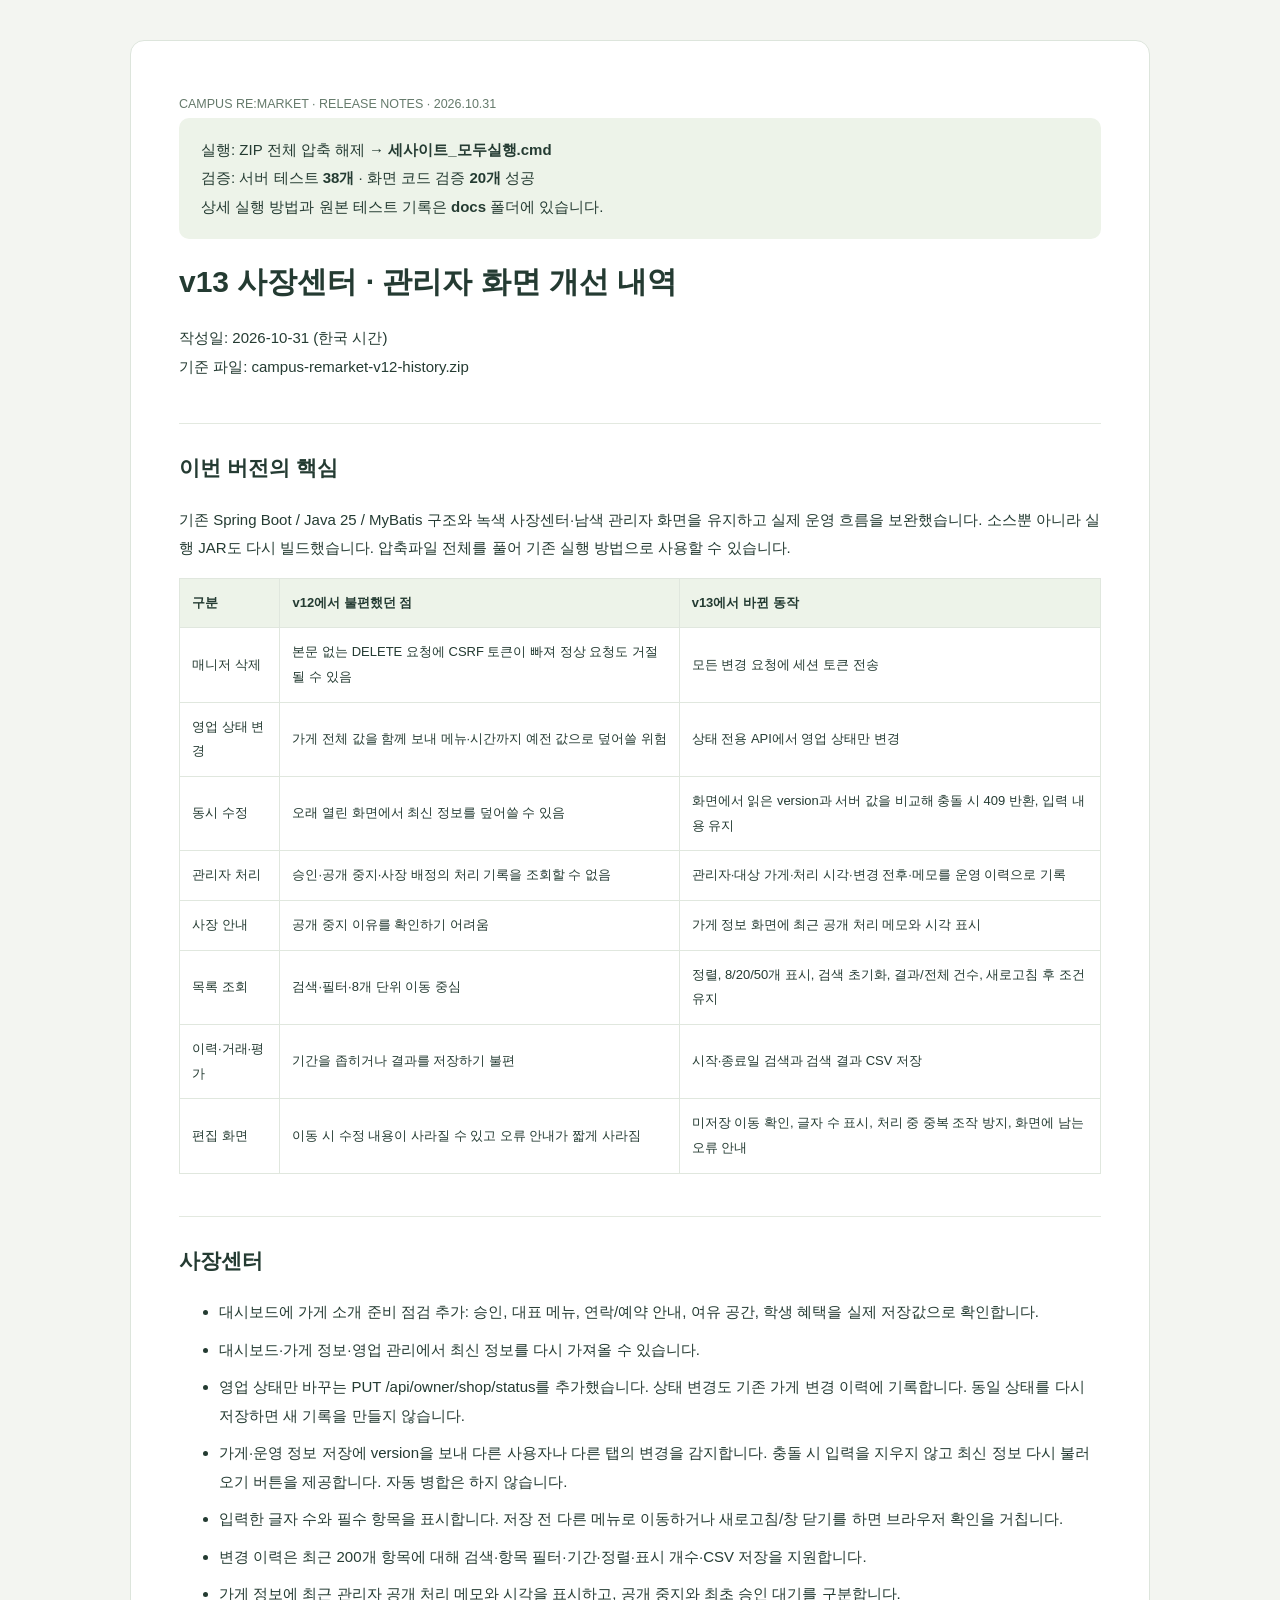
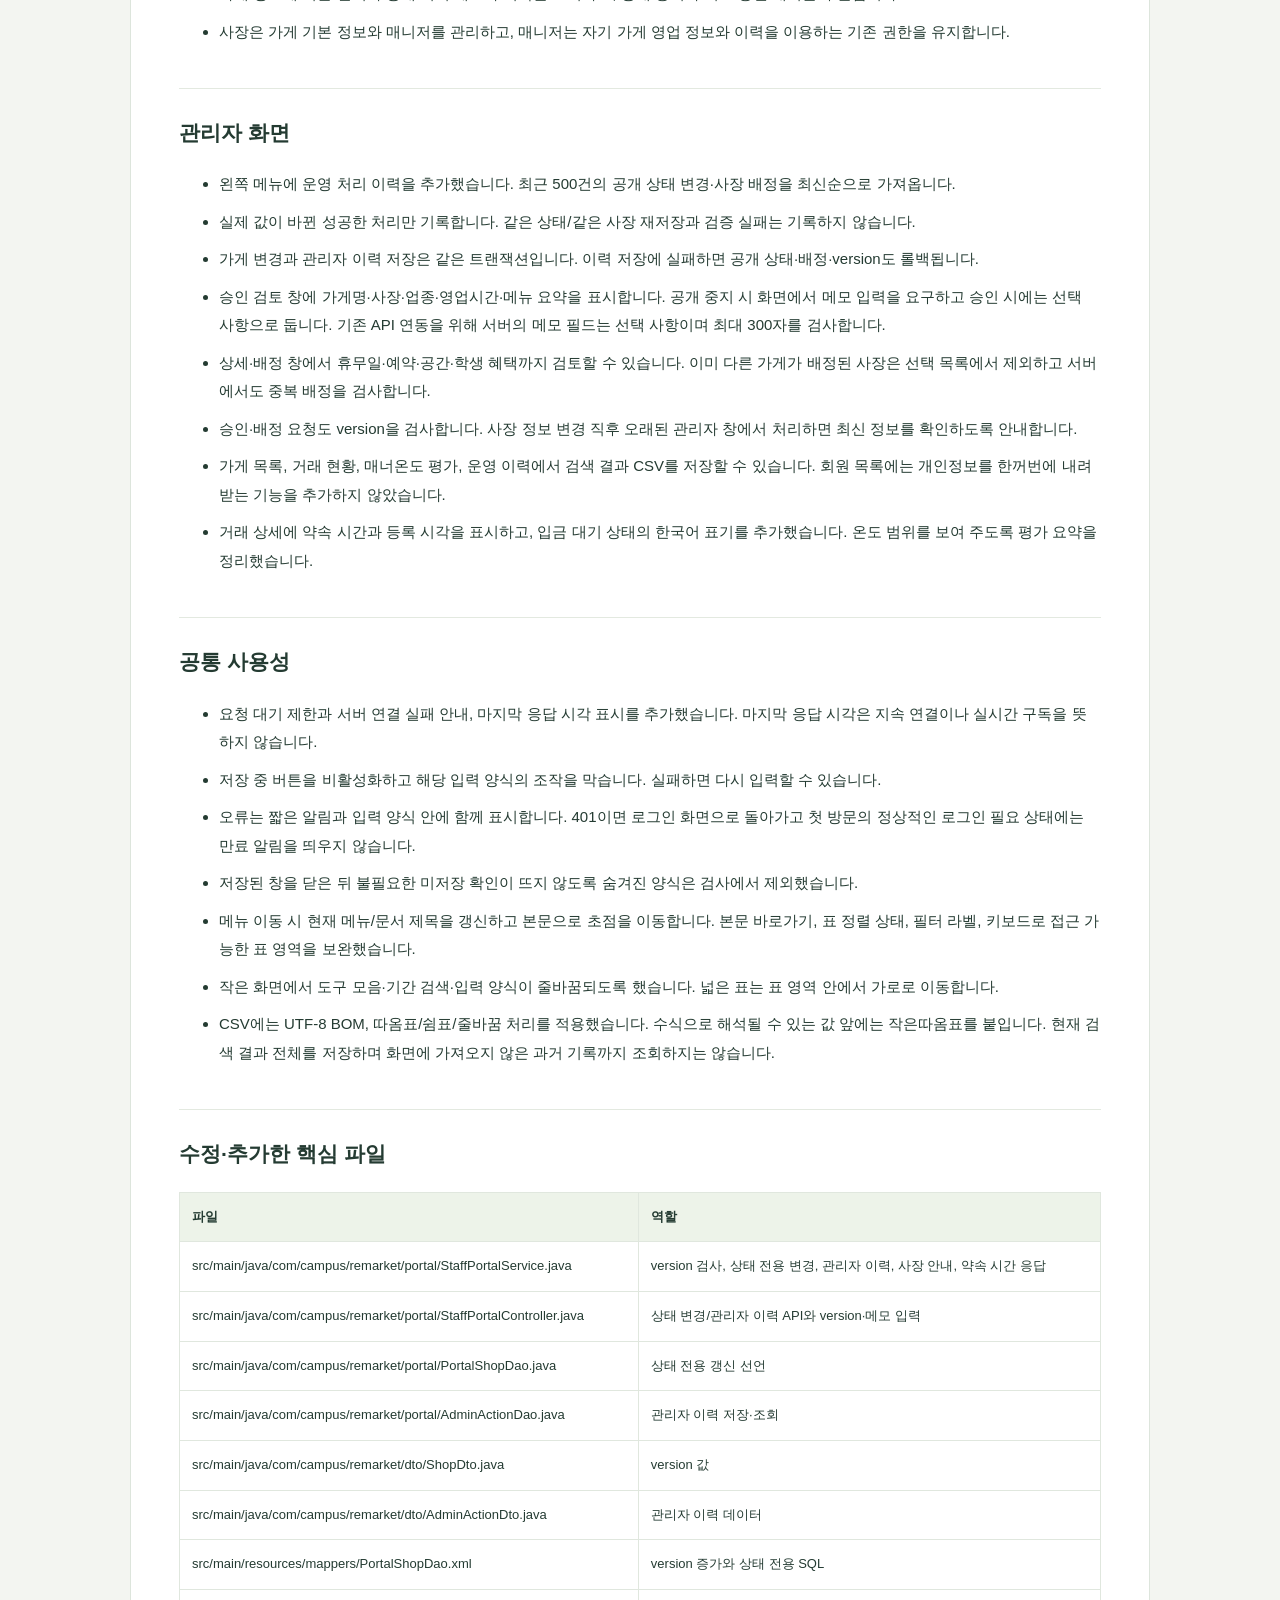
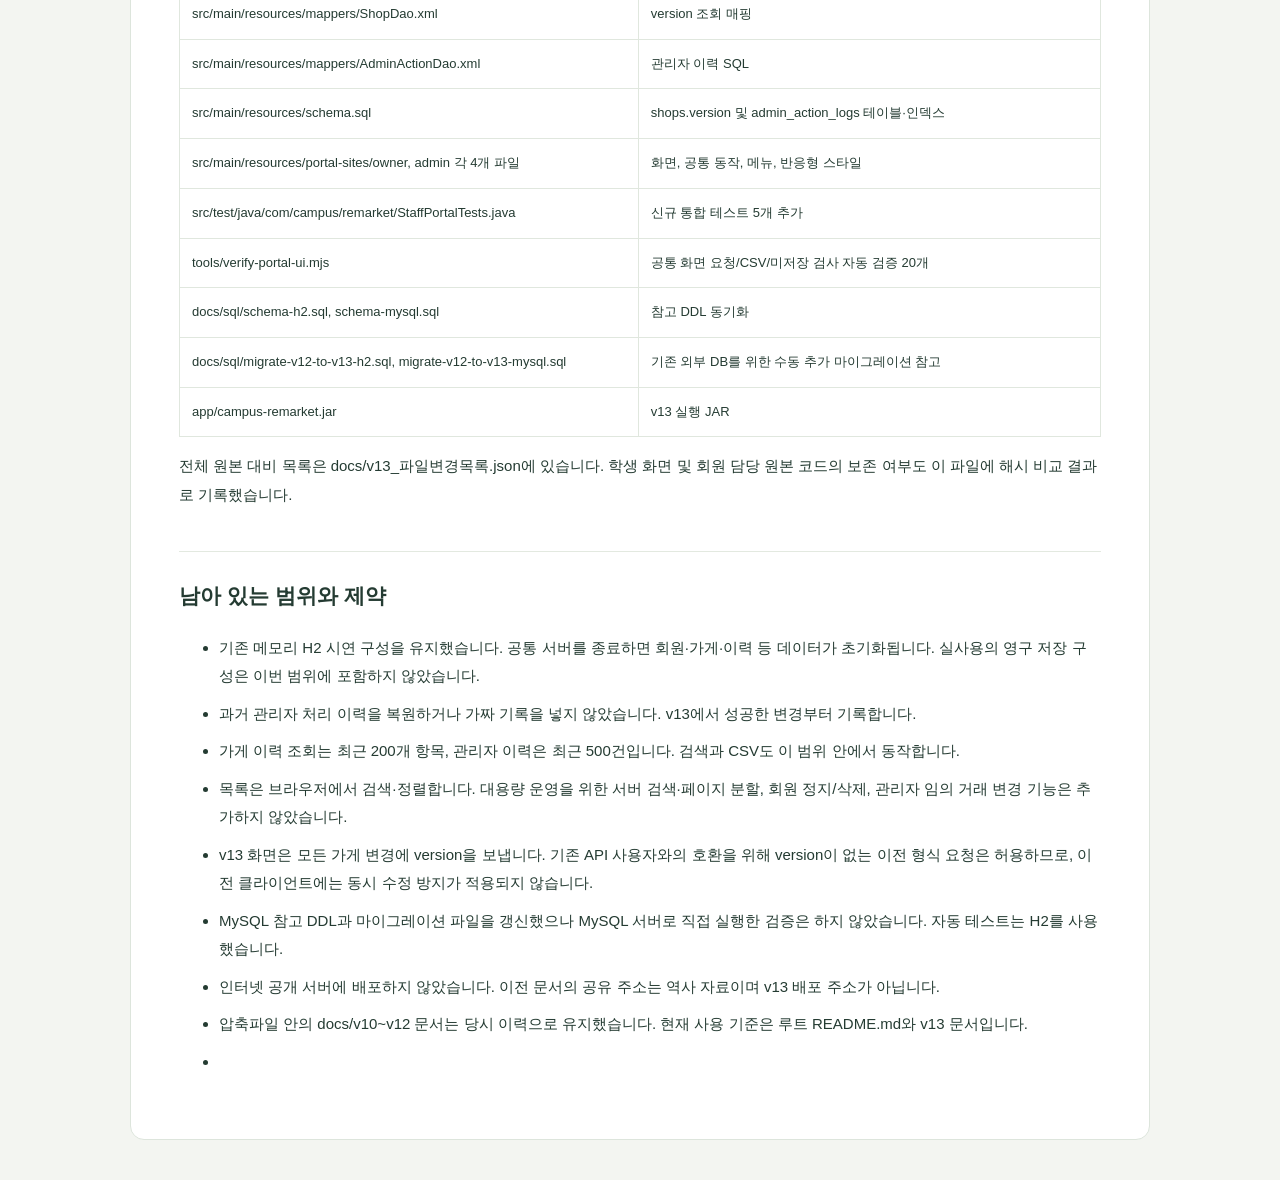
<file: v13_변경내역_먼저읽기.html>
<!doctype html><html lang="ko"><meta charset="utf-8"><meta name="viewport" content="width=device-width,initial-scale=1"><title>Campus re:market v13 변경내역</title><style>*{box-sizing:border-box}body{font:15px/1.9 "Malgun Gothic",sans-serif;color:#243b32;background:#f3f5f1;margin:0}main{max-width:1020px;margin:40px auto;background:white;padding:48px;border:1px solid #dde5dc;border-radius:14px}small{color:#657a6b}h1{font-size:30px;line-height:1.5}h2{font-size:21px;margin-top:42px;border-top:1px solid #e3e9e0;padding-top:24px}p,li{overflow-wrap:anywhere}li{margin:9px 0}.table{overflow:auto}table{border-collapse:collapse;width:100%;font-size:13px}td,th{padding:12px;border:1px solid #e0e7de;text-align:left}th{background:#edf3e9}a{color:#315c49}.intro{padding:18px 22px;background:#edf3e9;border-radius:10px}@media(max-width:700px){main{margin:0;padding:24px;border:0;border-radius:0}h1{font-size:24px}}@media print{main{border:0;margin:0;padding:0}h2{break-after:avoid}tr{break-inside:avoid}}</style><main><small>CAMPUS RE:MARKET · RELEASE NOTES · 2026.10.31</small><div class="intro">실행: ZIP 전체 압축 해제 → <b>세사이트_모두실행.cmd</b><br>검증: 서버 테스트 <b>38개</b> · 화면 코드 검증 <b>20개</b> 성공<br>상세 실행 방법과 원본 테스트 기록은 <b>docs</b> 폴더에 있습니다.</div><h1>v13 사장센터 · 관리자 화면 개선 내역</h1>
<p>작성일: 2026-10-31 (한국 시간)  <br>기준 파일: campus-remarket-v12-history.zip</p>
<h2>이번 버전의 핵심</h2>
<p>기존 Spring Boot / Java 25 / MyBatis 구조와 녹색 사장센터·남색 관리자 화면을 유지하고 실제 운영 흐름을 보완했습니다. 소스뿐 아니라 실행 JAR도 다시 빌드했습니다. 압축파일 전체를 풀어 기존 실행 방법으로 사용할 수 있습니다.</p>
<div class="table"><table><tr><th>구분</th><th>v12에서 불편했던 점</th><th>v13에서 바뀐 동작</th></tr><tr><td>매니저 삭제</td><td>본문 없는 DELETE 요청에 CSRF 토큰이 빠져 정상 요청도 거절될 수 있음</td><td>모든 변경 요청에 세션 토큰 전송</td></tr><tr><td>영업 상태 변경</td><td>가게 전체 값을 함께 보내 메뉴·시간까지 예전 값으로 덮어쓸 위험</td><td>상태 전용 API에서 영업 상태만 변경</td></tr><tr><td>동시 수정</td><td>오래 열린 화면에서 최신 정보를 덮어쓸 수 있음</td><td>화면에서 읽은 version과 서버 값을 비교해 충돌 시 409 반환, 입력 내용 유지</td></tr><tr><td>관리자 처리</td><td>승인·공개 중지·사장 배정의 처리 기록을 조회할 수 없음</td><td>관리자·대상 가게·처리 시각·변경 전후·메모를 운영 이력으로 기록</td></tr><tr><td>사장 안내</td><td>공개 중지 이유를 확인하기 어려움</td><td>가게 정보 화면에 최근 공개 처리 메모와 시각 표시</td></tr><tr><td>목록 조회</td><td>검색·필터·8개 단위 이동 중심</td><td>정렬, 8/20/50개 표시, 검색 초기화, 결과/전체 건수, 새로고침 후 조건 유지</td></tr><tr><td>이력·거래·평가</td><td>기간을 좁히거나 결과를 저장하기 불편</td><td>시작·종료일 검색과 검색 결과 CSV 저장</td></tr><tr><td>편집 화면</td><td>이동 시 수정 내용이 사라질 수 있고 오류 안내가 짧게 사라짐</td><td>미저장 이동 확인, 글자 수 표시, 처리 중 중복 조작 방지, 화면에 남는 오류 안내</td></tr></table></div>
<h2>사장센터</h2>
<ul><li>대시보드에 가게 소개 준비 점검 추가: 승인, 대표 메뉴, 연락/예약 안내, 여유 공간, 학생 혜택을 실제 저장값으로 확인합니다.</li><li>대시보드·가게 정보·영업 관리에서 최신 정보를 다시 가져올 수 있습니다.</li><li>영업 상태만 바꾸는 PUT /api/owner/shop/status를 추가했습니다. 상태 변경도 기존 가게 변경 이력에 기록합니다. 동일 상태를 다시 저장하면 새 기록을 만들지 않습니다.</li><li>가게·운영 정보 저장에 version을 보내 다른 사용자나 다른 탭의 변경을 감지합니다. 충돌 시 입력을 지우지 않고 최신 정보 다시 불러오기 버튼을 제공합니다. 자동 병합은 하지 않습니다.</li><li>입력한 글자 수와 필수 항목을 표시합니다. 저장 전 다른 메뉴로 이동하거나 새로고침/창 닫기를 하면 브라우저 확인을 거칩니다.</li><li>변경 이력은 최근 200개 항목에 대해 검색·항목 필터·기간·정렬·표시 개수·CSV 저장을 지원합니다.</li><li>가게 정보에 최근 관리자 공개 처리 메모와 시각을 표시하고, 공개 중지와 최초 승인 대기를 구분합니다.</li><li>사장은 가게 기본 정보와 매니저를 관리하고, 매니저는 자기 가게 영업 정보와 이력을 이용하는 기존 권한을 유지합니다.</li></ul>
<h2>관리자 화면</h2>
<ul><li>왼쪽 메뉴에 운영 처리 이력을 추가했습니다. 최근 500건의 공개 상태 변경·사장 배정을 최신순으로 가져옵니다.</li><li>실제 값이 바뀐 성공한 처리만 기록합니다. 같은 상태/같은 사장 재저장과 검증 실패는 기록하지 않습니다.</li><li>가게 변경과 관리자 이력 저장은 같은 트랜잭션입니다. 이력 저장에 실패하면 공개 상태·배정·version도 롤백됩니다.</li><li>승인 검토 창에 가게명·사장·업종·영업시간·메뉴 요약을 표시합니다. 공개 중지 시 화면에서 메모 입력을 요구하고 승인 시에는 선택 사항으로 둡니다. 기존 API 연동을 위해 서버의 메모 필드는 선택 사항이며 최대 300자를 검사합니다.</li><li>상세·배정 창에서 휴무일·예약·공간·학생 혜택까지 검토할 수 있습니다. 이미 다른 가게가 배정된 사장은 선택 목록에서 제외하고 서버에서도 중복 배정을 검사합니다.</li><li>승인·배정 요청도 version을 검사합니다. 사장 정보 변경 직후 오래된 관리자 창에서 처리하면 최신 정보를 확인하도록 안내합니다.</li><li>가게 목록, 거래 현황, 매너온도 평가, 운영 이력에서 검색 결과 CSV를 저장할 수 있습니다. 회원 목록에는 개인정보를 한꺼번에 내려받는 기능을 추가하지 않았습니다.</li><li>거래 상세에 약속 시간과 등록 시각을 표시하고, 입금 대기 상태의 한국어 표기를 추가했습니다. 온도 범위를 보여 주도록 평가 요약을 정리했습니다.</li></ul>
<h2>공통 사용성</h2>
<ul><li>요청 대기 제한과 서버 연결 실패 안내, 마지막 응답 시각 표시를 추가했습니다. 마지막 응답 시각은 지속 연결이나 실시간 구독을 뜻하지 않습니다.</li><li>저장 중 버튼을 비활성화하고 해당 입력 양식의 조작을 막습니다. 실패하면 다시 입력할 수 있습니다.</li><li>오류는 짧은 알림과 입력 양식 안에 함께 표시합니다. 401이면 로그인 화면으로 돌아가고 첫 방문의 정상적인 로그인 필요 상태에는 만료 알림을 띄우지 않습니다.</li><li>저장된 창을 닫은 뒤 불필요한 미저장 확인이 뜨지 않도록 숨겨진 양식은 검사에서 제외했습니다.</li><li>메뉴 이동 시 현재 메뉴/문서 제목을 갱신하고 본문으로 초점을 이동합니다. 본문 바로가기, 표 정렬 상태, 필터 라벨, 키보드로 접근 가능한 표 영역을 보완했습니다.</li><li>작은 화면에서 도구 모음·기간 검색·입력 양식이 줄바꿈되도록 했습니다. 넓은 표는 표 영역 안에서 가로로 이동합니다.</li><li>CSV에는 UTF-8 BOM, 따옴표/쉼표/줄바꿈 처리를 적용했습니다. 수식으로 해석될 수 있는 값 앞에는 작은따옴표를 붙입니다. 현재 검색 결과 전체를 저장하며 화면에 가져오지 않은 과거 기록까지 조회하지는 않습니다.</li></ul>
<h2>수정·추가한 핵심 파일</h2>
<div class="table"><table><tr><th>파일</th><th>역할</th></tr><tr><td>src/main/java/com/campus/remarket/portal/StaffPortalService.java</td><td>version 검사, 상태 전용 변경, 관리자 이력, 사장 안내, 약속 시간 응답</td></tr><tr><td>src/main/java/com/campus/remarket/portal/StaffPortalController.java</td><td>상태 변경/관리자 이력 API와 version·메모 입력</td></tr><tr><td>src/main/java/com/campus/remarket/portal/PortalShopDao.java</td><td>상태 전용 갱신 선언</td></tr><tr><td>src/main/java/com/campus/remarket/portal/AdminActionDao.java</td><td>관리자 이력 저장·조회</td></tr><tr><td>src/main/java/com/campus/remarket/dto/ShopDto.java</td><td>version 값</td></tr><tr><td>src/main/java/com/campus/remarket/dto/AdminActionDto.java</td><td>관리자 이력 데이터</td></tr><tr><td>src/main/resources/mappers/PortalShopDao.xml</td><td>version 증가와 상태 전용 SQL</td></tr><tr><td>src/main/resources/mappers/ShopDao.xml</td><td>version 조회 매핑</td></tr><tr><td>src/main/resources/mappers/AdminActionDao.xml</td><td>관리자 이력 SQL</td></tr><tr><td>src/main/resources/schema.sql</td><td>shops.version 및 admin_action_logs 테이블·인덱스</td></tr><tr><td>src/main/resources/portal-sites/owner, admin 각 4개 파일</td><td>화면, 공통 동작, 메뉴, 반응형 스타일</td></tr><tr><td>src/test/java/com/campus/remarket/StaffPortalTests.java</td><td>신규 통합 테스트 5개 추가</td></tr><tr><td>tools/verify-portal-ui.mjs</td><td>공통 화면 요청/CSV/미저장 검사 자동 검증 20개</td></tr><tr><td>docs/sql/schema-h2.sql, schema-mysql.sql</td><td>참고 DDL 동기화</td></tr><tr><td>docs/sql/migrate-v12-to-v13-h2.sql, migrate-v12-to-v13-mysql.sql</td><td>기존 외부 DB를 위한 수동 추가 마이그레이션 참고</td></tr><tr><td>app/campus-remarket.jar</td><td>v13 실행 JAR</td></tr></table></div>
<p>전체 원본 대비 목록은 docs/v13_파일변경목록.json에 있습니다. 학생 화면 및 회원 담당 원본 코드의 보존 여부도 이 파일에 해시 비교 결과로 기록했습니다.</p>
<h2>남아 있는 범위와 제약</h2>
<ul><li>기존 메모리 H2 시연 구성을 유지했습니다. 공통 서버를 종료하면 회원·가게·이력 등 데이터가 초기화됩니다. 실사용의 영구 저장 구성은 이번 범위에 포함하지 않았습니다.</li><li>과거 관리자 처리 이력을 복원하거나 가짜 기록을 넣지 않았습니다. v13에서 성공한 변경부터 기록합니다.</li><li>가게 이력 조회는 최근 200개 항목, 관리자 이력은 최근 500건입니다. 검색과 CSV도 이 범위 안에서 동작합니다.</li><li>목록은 브라우저에서 검색·정렬합니다. 대용량 운영을 위한 서버 검색·페이지 분할, 회원 정지/삭제, 관리자 임의 거래 변경 기능은 추가하지 않았습니다.</li><li>v13 화면은 모든 가게 변경에 version을 보냅니다. 기존 API 사용자와의 호환을 위해 version이 없는 이전 형식 요청은 허용하므로, 이전 클라이언트에는 동시 수정 방지가 적용되지 않습니다.</li><li>MySQL 참고 DDL과 마이그레이션 파일을 갱신했으나 MySQL 서버로 직접 실행한 검증은 하지 않았습니다. 자동 테스트는 H2를 사용했습니다.</li><li>인터넷 공개 서버에 배포하지 않았습니다. 이전 문서의 공유 주소는 역사 자료이며 v13 배포 주소가 아닙니다.</li><li>압축파일 안의 docs/v10~v12 문서는 당시 이력으로 유지했습니다. 현재 사용 기준은 루트 README.md와 v13 문서입니다.</li><li></li></ul></main></html>
</file>
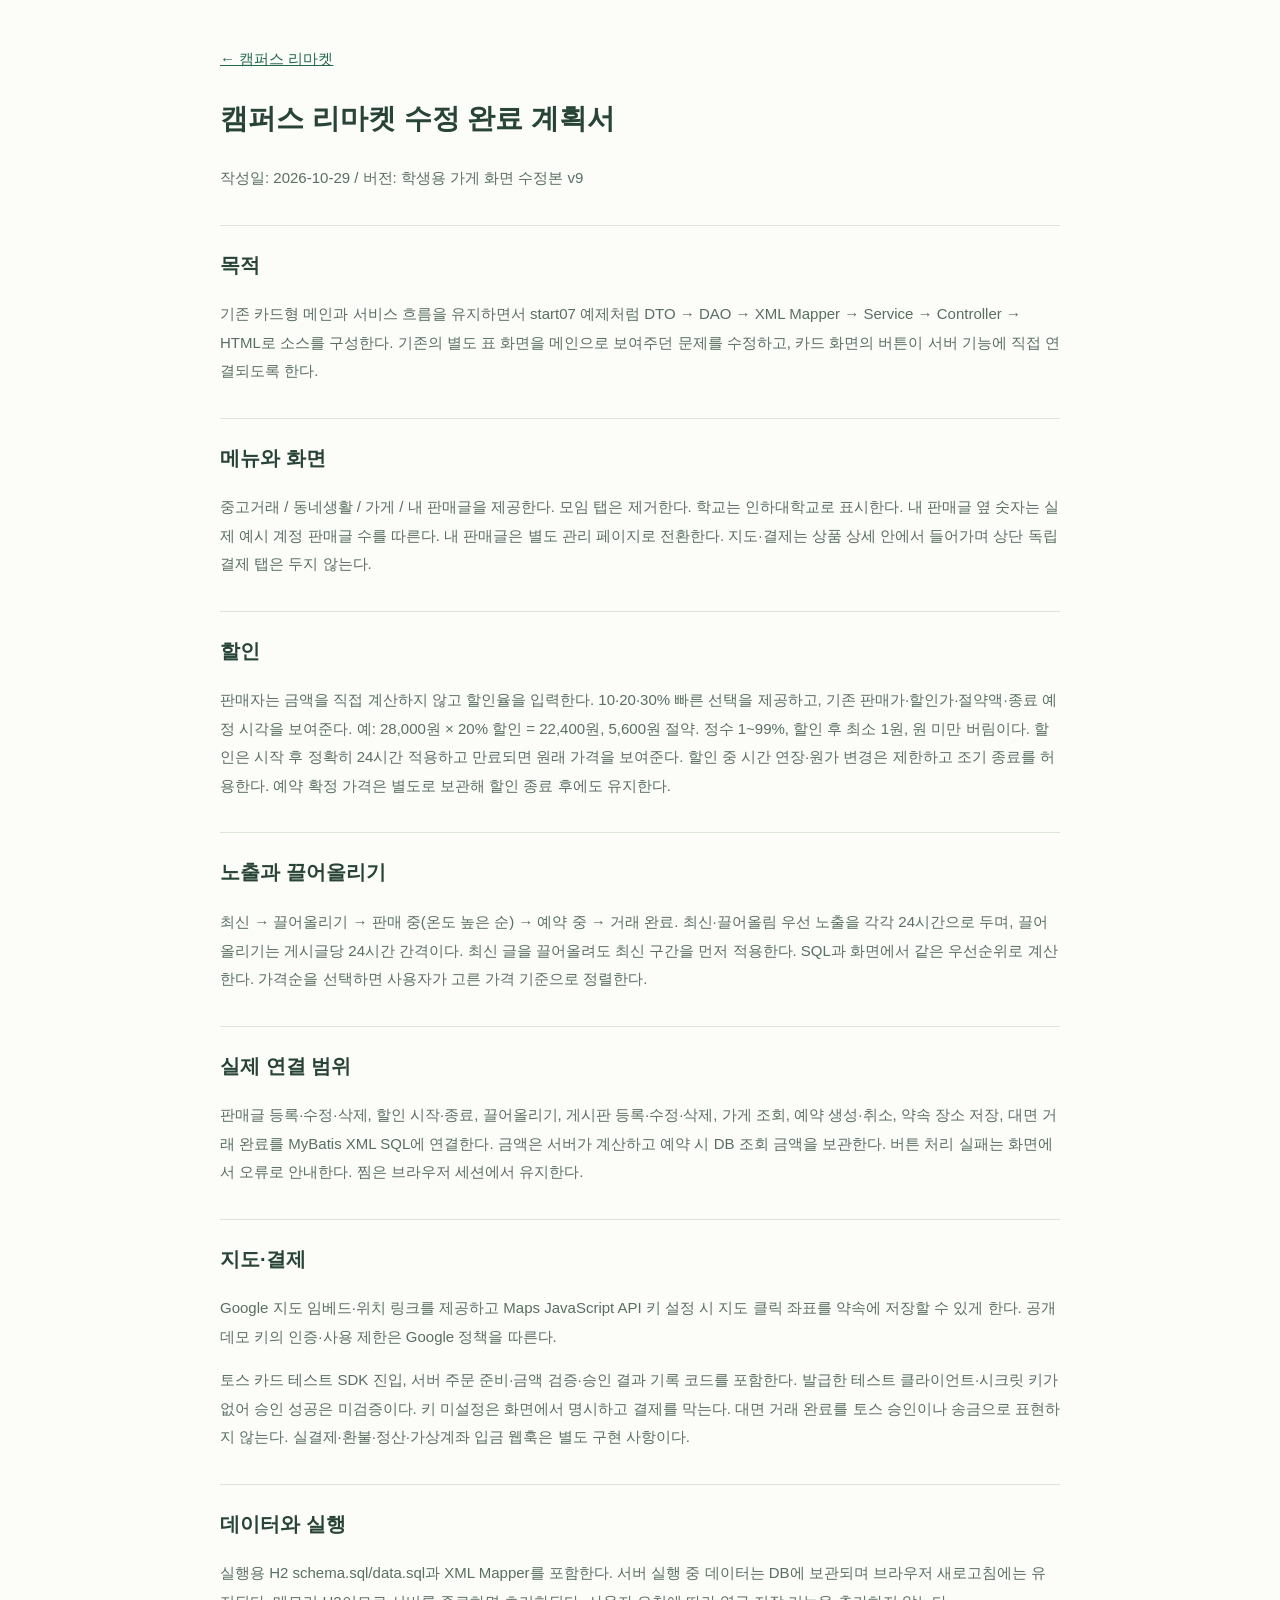
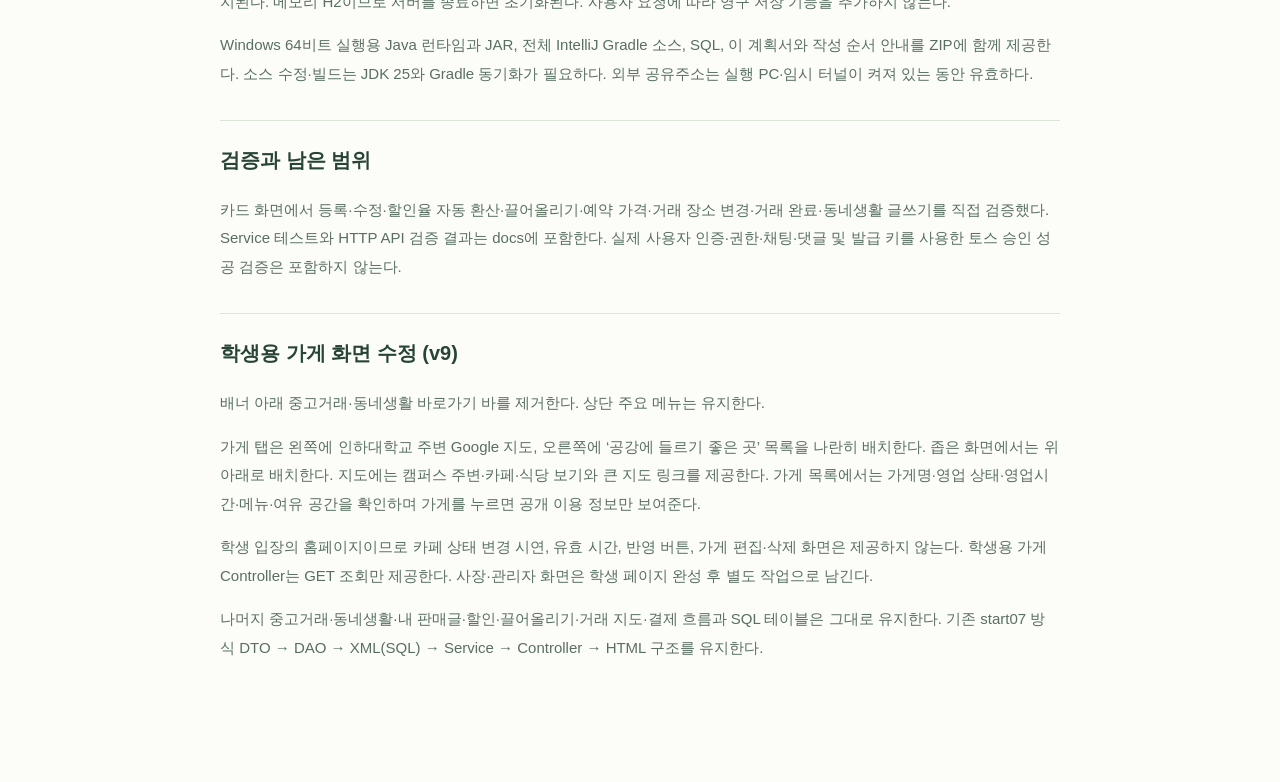
<file: docs/변경계획서.html>
<!doctype html><html lang="ko"><head><meta charset="utf-8"><meta name="viewport" content="width=device-width,initial-scale=1"><title>캠퍼스 리마켓 변경 계획서</title><style>body{max-width:840px;margin:45px auto;padding:0 24px 60px;font:15px/1.9 "Malgun Gothic",sans-serif;color:#284437;background:#fcfdf9}h1{font-size:28px}h2{font-size:20px;margin-top:32px;border-top:1px solid #dde5d9;padding-top:20px}p{white-space:pre-line;color:#596f60}a{color:#24694f}</style></head><body><a href="/">← 캠퍼스 리마켓</a><h1>캠퍼스 리마켓 수정 완료 계획서</h1><p>작성일: 2026-10-29 / 버전: 학생용 가게 화면 수정본 v9</p><h2>목적</h2><p>기존 카드형 메인과 서비스 흐름을 유지하면서 start07 예제처럼 DTO → DAO → XML Mapper → Service → Controller → HTML로 소스를 구성한다. 기존의 별도 표 화면을 메인으로 보여주던 문제를 수정하고, 카드 화면의 버튼이 서버 기능에 직접 연결되도록 한다.</p><h2>메뉴와 화면</h2><p>중고거래 / 동네생활 / 가게 / 내 판매글을 제공한다. 모임 탭은 제거한다. 학교는 인하대학교로 표시한다. 내 판매글 옆 숫자는 실제 예시 계정 판매글 수를 따른다. 내 판매글은 별도 관리 페이지로 전환한다. 지도·결제는 상품 상세 안에서 들어가며 상단 독립 결제 탭은 두지 않는다.</p><h2>할인</h2><p>판매자는 금액을 직접 계산하지 않고 할인율을 입력한다. 10·20·30% 빠른 선택을 제공하고, 기존 판매가·할인가·절약액·종료 예정 시각을 보여준다. 예: 28,000원 × 20% 할인 = 22,400원, 5,600원 절약. 정수 1~99%, 할인 후 최소 1원, 원 미만 버림이다. 할인은 시작 후 정확히 24시간 적용하고 만료되면 원래 가격을 보여준다. 할인 중 시간 연장·원가 변경은 제한하고 조기 종료를 허용한다. 예약 확정 가격은 별도로 보관해 할인 종료 후에도 유지한다.</p><h2>노출과 끌어올리기</h2><p>최신 → 끌어올리기 → 판매 중(온도 높은 순) → 예약 중 → 거래 완료. 최신·끌어올림 우선 노출을 각각 24시간으로 두며, 끌어올리기는 게시글당 24시간 간격이다. 최신 글을 끌어올려도 최신 구간을 먼저 적용한다. SQL과 화면에서 같은 우선순위로 계산한다. 가격순을 선택하면 사용자가 고른 가격 기준으로 정렬한다.</p><h2>실제 연결 범위</h2><p>판매글 등록·수정·삭제, 할인 시작·종료, 끌어올리기, 게시판 등록·수정·삭제, 가게 조회, 예약 생성·취소, 약속 장소 저장, 대면 거래 완료를 MyBatis XML SQL에 연결한다. 금액은 서버가 계산하고 예약 시 DB 조회 금액을 보관한다. 버튼 처리 실패는 화면에서 오류로 안내한다. 찜은 브라우저 세션에서 유지한다.</p><h2>지도·결제</h2><p>Google 지도 임베드·위치 링크를 제공하고 Maps JavaScript API 키 설정 시 지도 클릭 좌표를 약속에 저장할 수 있게 한다. 공개 데모 키의 인증·사용 제한은 Google 정책을 따른다.</p><p>토스 카드 테스트 SDK 진입, 서버 주문 준비·금액 검증·승인 결과 기록 코드를 포함한다. 발급한 테스트 클라이언트·시크릿 키가 없어 승인 성공은 미검증이다. 키 미설정은 화면에서 명시하고 결제를 막는다. 대면 거래 완료를 토스 승인이나 송금으로 표현하지 않는다. 실결제·환불·정산·가상계좌 입금 웹훅은 별도 구현 사항이다.</p><h2>데이터와 실행</h2><p>실행용 H2 schema.sql/data.sql과 XML Mapper를 포함한다. 서버 실행 중 데이터는 DB에 보관되며 브라우저 새로고침에는 유지된다. 메모리 H2이므로 서버를 종료하면 초기화된다. 사용자 요청에 따라 영구 저장 기능을 추가하지 않는다.</p><p>Windows 64비트 실행용 Java 런타임과 JAR, 전체 IntelliJ Gradle 소스, SQL, 이 계획서와 작성 순서 안내를 ZIP에 함께 제공한다. 소스 수정·빌드는 JDK 25와 Gradle 동기화가 필요하다. 외부 공유주소는 실행 PC·임시 터널이 켜져 있는 동안 유효하다.</p><h2>검증과 남은 범위</h2><p>카드 화면에서 등록·수정·할인율 자동 환산·끌어올리기·예약 가격·거래 장소 변경·거래 완료·동네생활 글쓰기를 직접 검증했다. Service 테스트와 HTTP API 검증 결과는 docs에 포함한다. 실제 사용자 인증·권한·채팅·댓글 및 발급 키를 사용한 토스 승인 성공 검증은 포함하지 않는다.</p><h2>학생용 가게 화면 수정 (v9)</h2><p>배너 아래 중고거래·동네생활 바로가기 바를 제거한다. 상단 주요 메뉴는 유지한다.</p><p>가게 탭은 왼쪽에 인하대학교 주변 Google 지도, 오른쪽에 ‘공강에 들르기 좋은 곳’ 목록을 나란히 배치한다. 좁은 화면에서는 위아래로 배치한다. 지도에는 캠퍼스 주변·카페·식당 보기와 큰 지도 링크를 제공한다. 가게 목록에서는 가게명·영업 상태·영업시간·메뉴·여유 공간을 확인하며 가게를 누르면 공개 이용 정보만 보여준다.</p><p>학생 입장의 홈페이지이므로 카페 상태 변경 시연, 유효 시간, 반영 버튼, 가게 편집·삭제 화면은 제공하지 않는다. 학생용 가게 Controller는 GET 조회만 제공한다. 사장·관리자 화면은 학생 페이지 완성 후 별도 작업으로 남긴다.</p><p>나머지 중고거래·동네생활·내 판매글·할인·끌어올리기·거래 지도·결제 흐름과 SQL 테이블은 그대로 유지한다. 기존 start07 방식 DTO → DAO → XML(SQL) → Service → Controller → HTML 구조를 유지한다.</p></body></html>
</file>
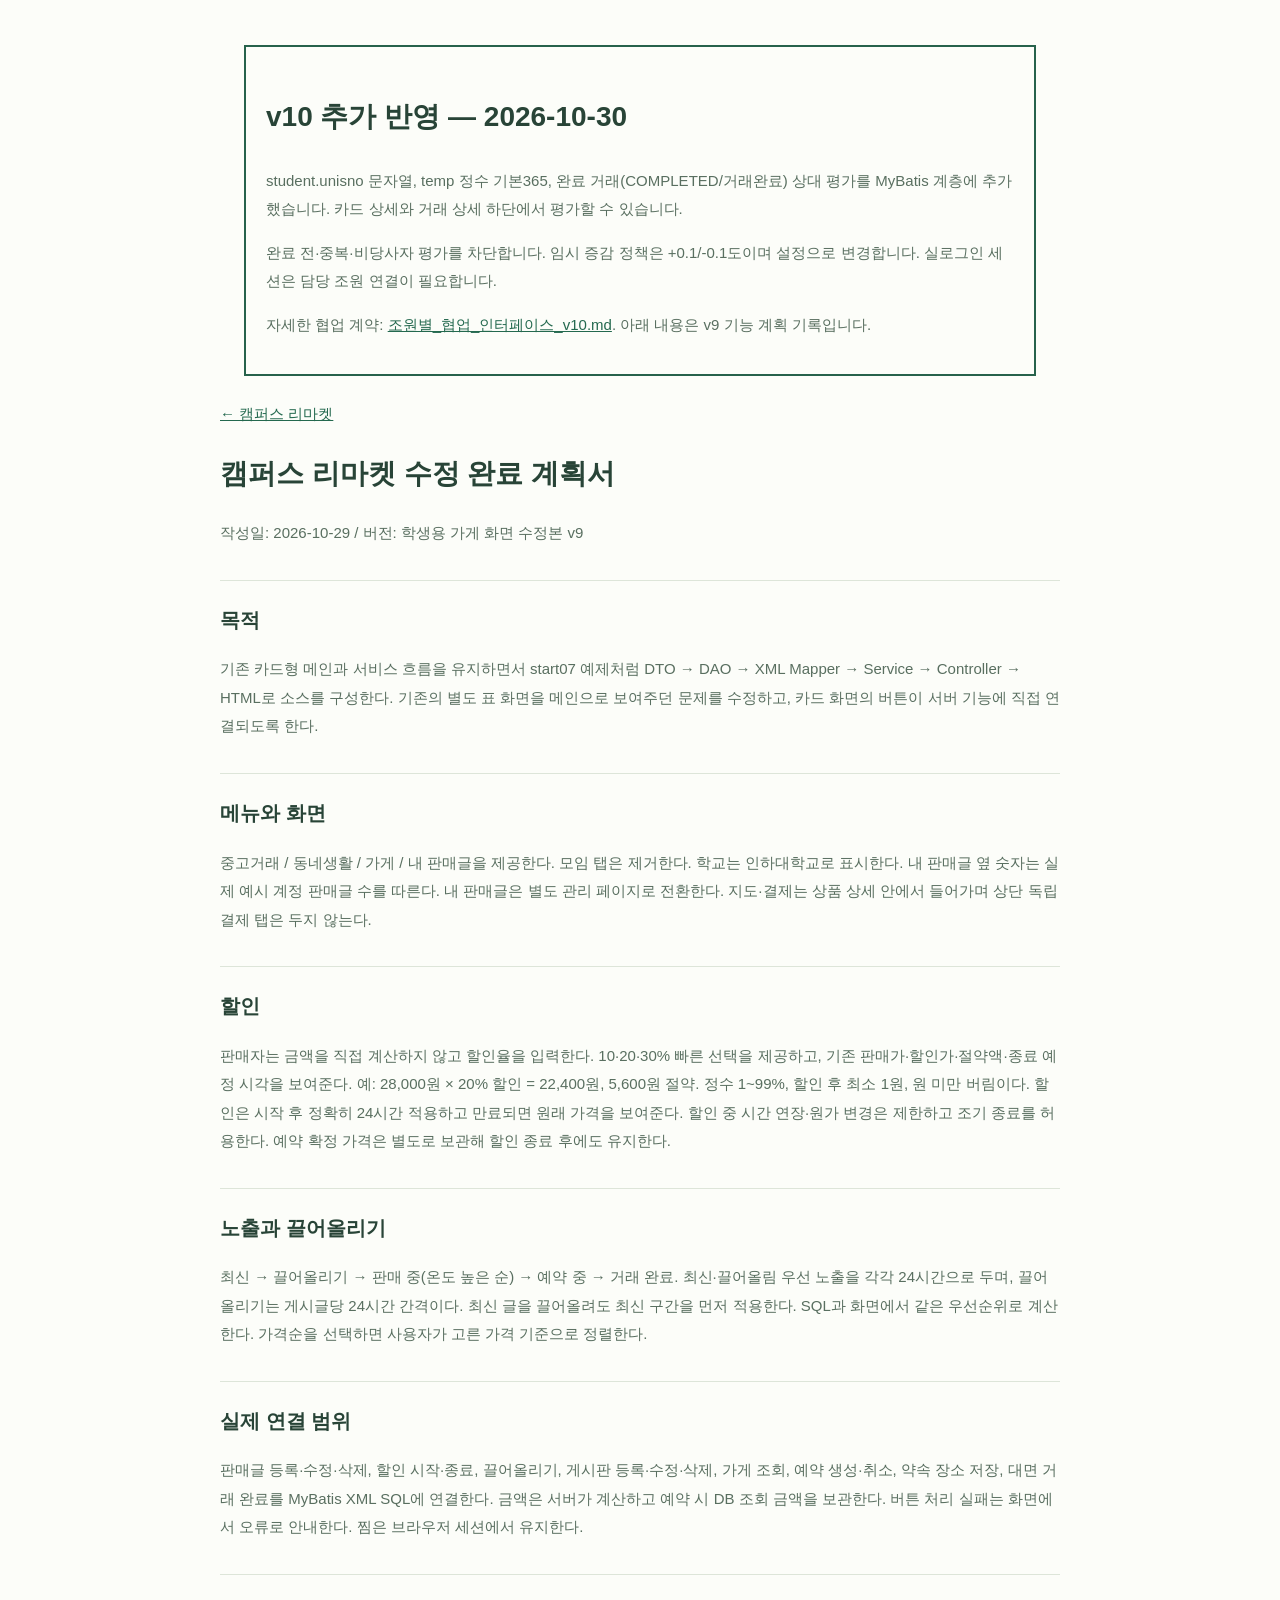
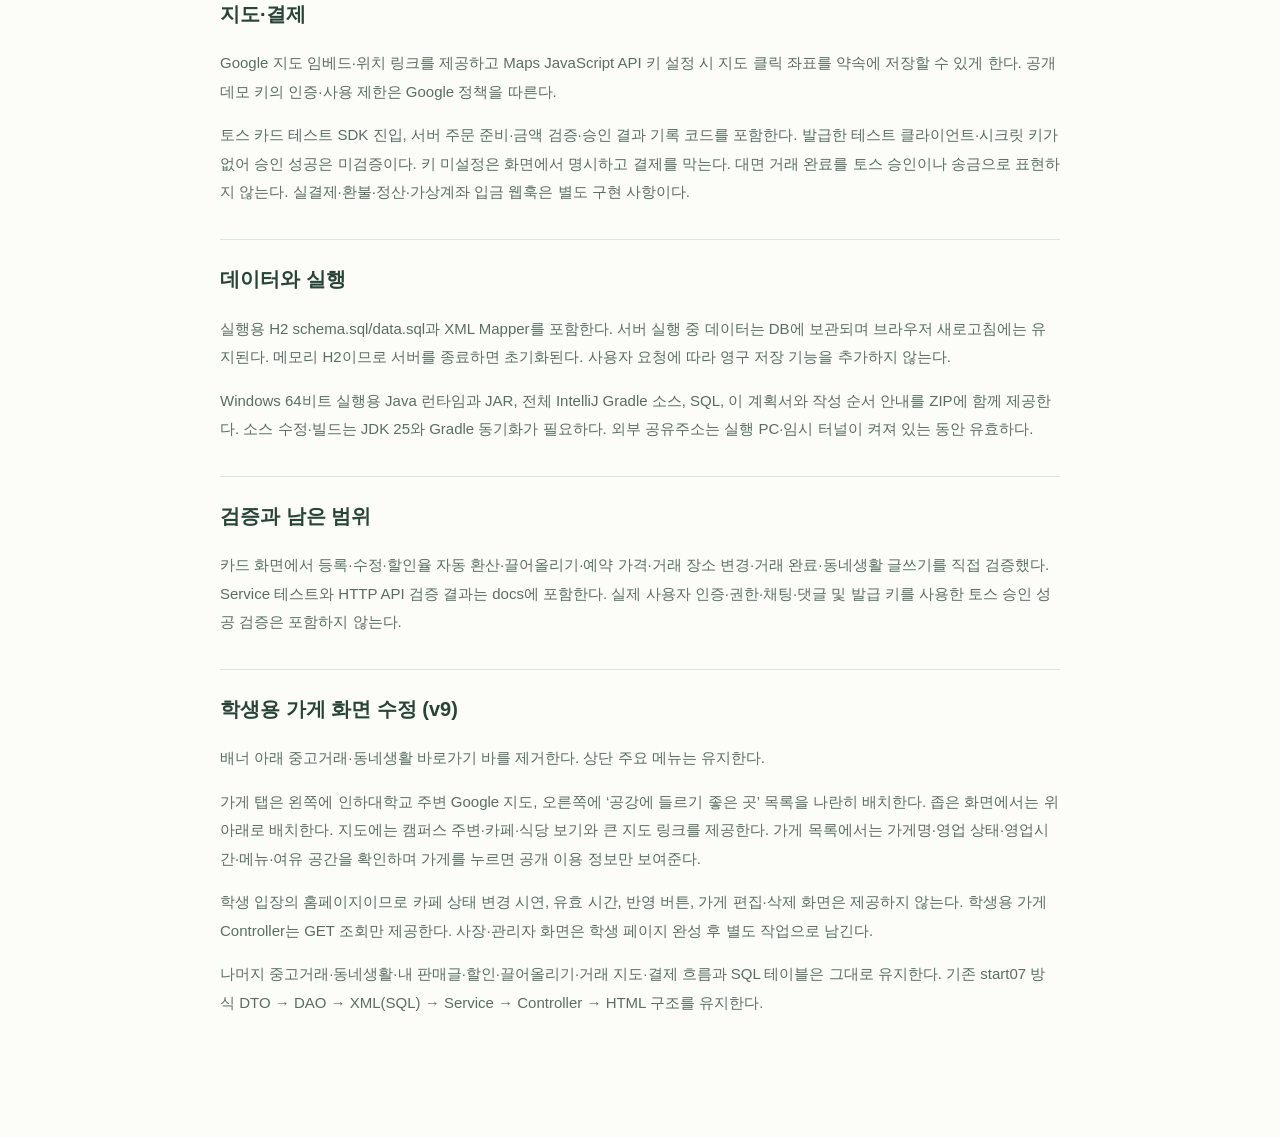
<file: docs/v10_이전자료/변경계획서.html>
<!doctype html><html lang="ko"><head><meta charset="utf-8"><meta name="viewport" content="width=device-width,initial-scale=1"><title>캠퍼스 리마켓 변경 계획서</title><style>body{max-width:840px;margin:45px auto;padding:0 24px 60px;font:15px/1.9 "Malgun Gothic",sans-serif;color:#284437;background:#fcfdf9}h1{font-size:28px}h2{font-size:20px;margin-top:32px;border-top:1px solid #dde5d9;padding-top:20px}p{white-space:pre-line;color:#596f60}a{color:#24694f}</style></head><body><section style="padding:20px;border:2px solid #27624c;margin:24px"><h1>v10 추가 반영 — 2026-10-30</h1><p>student.unisno 문자열, temp 정수 기본365, 완료 거래(COMPLETED/거래완료) 상대 평가를 MyBatis 계층에 추가했습니다. 카드 상세와 거래 상세 하단에서 평가할 수 있습니다.</p><p>완료 전·중복·비당사자 평가를 차단합니다. 임시 증감 정책은 +0.1/-0.1도이며 설정으로 변경합니다. 실로그인 세션은 담당 조원 연결이 필요합니다.</p><p>자세한 협업 계약: <a href="조원별_협업_인터페이스_v10.md">조원별_협업_인터페이스_v10.md</a>. 아래 내용은 v9 기능 계획 기록입니다.</p></section><a href="/">← 캠퍼스 리마켓</a><h1>캠퍼스 리마켓 수정 완료 계획서</h1><p>작성일: 2026-10-29 / 버전: 학생용 가게 화면 수정본 v9</p><h2>목적</h2><p>기존 카드형 메인과 서비스 흐름을 유지하면서 start07 예제처럼 DTO → DAO → XML Mapper → Service → Controller → HTML로 소스를 구성한다. 기존의 별도 표 화면을 메인으로 보여주던 문제를 수정하고, 카드 화면의 버튼이 서버 기능에 직접 연결되도록 한다.</p><h2>메뉴와 화면</h2><p>중고거래 / 동네생활 / 가게 / 내 판매글을 제공한다. 모임 탭은 제거한다. 학교는 인하대학교로 표시한다. 내 판매글 옆 숫자는 실제 예시 계정 판매글 수를 따른다. 내 판매글은 별도 관리 페이지로 전환한다. 지도·결제는 상품 상세 안에서 들어가며 상단 독립 결제 탭은 두지 않는다.</p><h2>할인</h2><p>판매자는 금액을 직접 계산하지 않고 할인율을 입력한다. 10·20·30% 빠른 선택을 제공하고, 기존 판매가·할인가·절약액·종료 예정 시각을 보여준다. 예: 28,000원 × 20% 할인 = 22,400원, 5,600원 절약. 정수 1~99%, 할인 후 최소 1원, 원 미만 버림이다. 할인은 시작 후 정확히 24시간 적용하고 만료되면 원래 가격을 보여준다. 할인 중 시간 연장·원가 변경은 제한하고 조기 종료를 허용한다. 예약 확정 가격은 별도로 보관해 할인 종료 후에도 유지한다.</p><h2>노출과 끌어올리기</h2><p>최신 → 끌어올리기 → 판매 중(온도 높은 순) → 예약 중 → 거래 완료. 최신·끌어올림 우선 노출을 각각 24시간으로 두며, 끌어올리기는 게시글당 24시간 간격이다. 최신 글을 끌어올려도 최신 구간을 먼저 적용한다. SQL과 화면에서 같은 우선순위로 계산한다. 가격순을 선택하면 사용자가 고른 가격 기준으로 정렬한다.</p><h2>실제 연결 범위</h2><p>판매글 등록·수정·삭제, 할인 시작·종료, 끌어올리기, 게시판 등록·수정·삭제, 가게 조회, 예약 생성·취소, 약속 장소 저장, 대면 거래 완료를 MyBatis XML SQL에 연결한다. 금액은 서버가 계산하고 예약 시 DB 조회 금액을 보관한다. 버튼 처리 실패는 화면에서 오류로 안내한다. 찜은 브라우저 세션에서 유지한다.</p><h2>지도·결제</h2><p>Google 지도 임베드·위치 링크를 제공하고 Maps JavaScript API 키 설정 시 지도 클릭 좌표를 약속에 저장할 수 있게 한다. 공개 데모 키의 인증·사용 제한은 Google 정책을 따른다.</p><p>토스 카드 테스트 SDK 진입, 서버 주문 준비·금액 검증·승인 결과 기록 코드를 포함한다. 발급한 테스트 클라이언트·시크릿 키가 없어 승인 성공은 미검증이다. 키 미설정은 화면에서 명시하고 결제를 막는다. 대면 거래 완료를 토스 승인이나 송금으로 표현하지 않는다. 실결제·환불·정산·가상계좌 입금 웹훅은 별도 구현 사항이다.</p><h2>데이터와 실행</h2><p>실행용 H2 schema.sql/data.sql과 XML Mapper를 포함한다. 서버 실행 중 데이터는 DB에 보관되며 브라우저 새로고침에는 유지된다. 메모리 H2이므로 서버를 종료하면 초기화된다. 사용자 요청에 따라 영구 저장 기능을 추가하지 않는다.</p><p>Windows 64비트 실행용 Java 런타임과 JAR, 전체 IntelliJ Gradle 소스, SQL, 이 계획서와 작성 순서 안내를 ZIP에 함께 제공한다. 소스 수정·빌드는 JDK 25와 Gradle 동기화가 필요하다. 외부 공유주소는 실행 PC·임시 터널이 켜져 있는 동안 유효하다.</p><h2>검증과 남은 범위</h2><p>카드 화면에서 등록·수정·할인율 자동 환산·끌어올리기·예약 가격·거래 장소 변경·거래 완료·동네생활 글쓰기를 직접 검증했다. Service 테스트와 HTTP API 검증 결과는 docs에 포함한다. 실제 사용자 인증·권한·채팅·댓글 및 발급 키를 사용한 토스 승인 성공 검증은 포함하지 않는다.</p><h2>학생용 가게 화면 수정 (v9)</h2><p>배너 아래 중고거래·동네생활 바로가기 바를 제거한다. 상단 주요 메뉴는 유지한다.</p><p>가게 탭은 왼쪽에 인하대학교 주변 Google 지도, 오른쪽에 ‘공강에 들르기 좋은 곳’ 목록을 나란히 배치한다. 좁은 화면에서는 위아래로 배치한다. 지도에는 캠퍼스 주변·카페·식당 보기와 큰 지도 링크를 제공한다. 가게 목록에서는 가게명·영업 상태·영업시간·메뉴·여유 공간을 확인하며 가게를 누르면 공개 이용 정보만 보여준다.</p><p>학생 입장의 홈페이지이므로 카페 상태 변경 시연, 유효 시간, 반영 버튼, 가게 편집·삭제 화면은 제공하지 않는다. 학생용 가게 Controller는 GET 조회만 제공한다. 사장·관리자 화면은 학생 페이지 완성 후 별도 작업으로 남긴다.</p><p>나머지 중고거래·동네생활·내 판매글·할인·끌어올리기·거래 지도·결제 흐름과 SQL 테이블은 그대로 유지한다. 기존 start07 방식 DTO → DAO → XML(SQL) → Service → Controller → HTML 구조를 유지한다.</p></body></html>
</file>
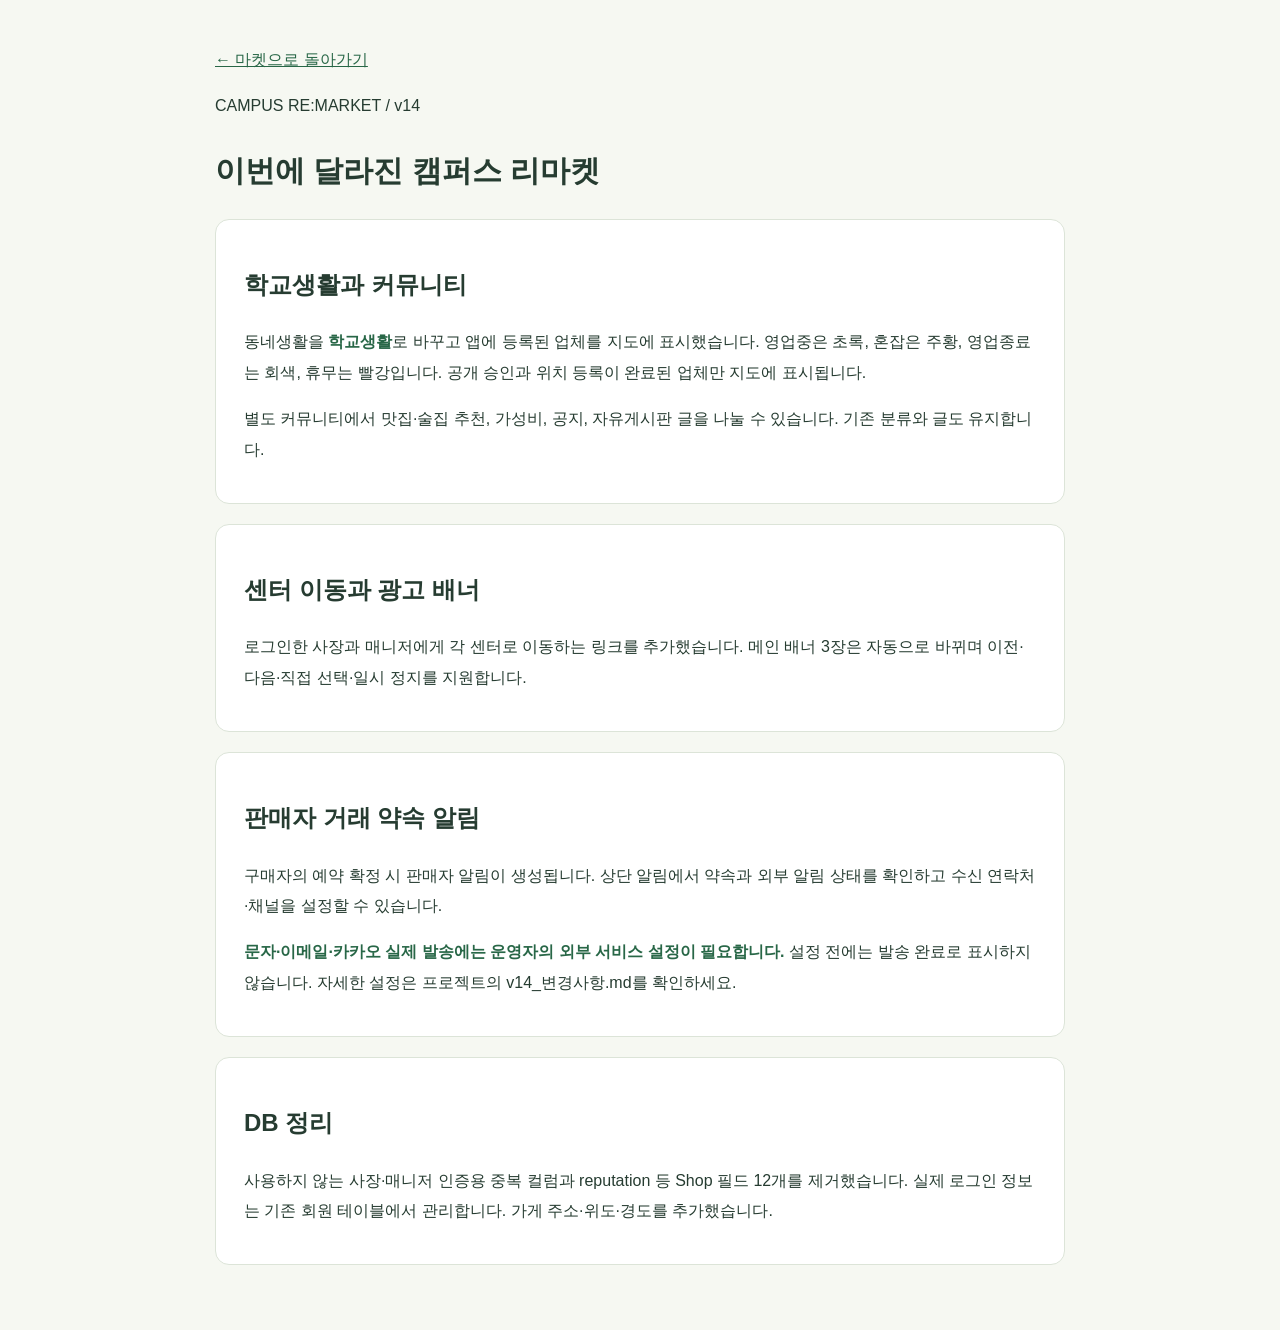
<file: src/main/resources/static/preview/changes.html>
<!doctype html><html lang="ko"><head><meta charset="utf-8"><meta name="viewport" content="width=device-width,initial-scale=1"><title>v14 변경사항 · 캠퍼스 리마켓</title><style>body{font:16px/1.9 'Malgun Gothic',sans-serif;color:#263c31;background:#f6f8f2;margin:0}main{max-width:850px;margin:auto;padding:45px 24px}h1{font-size:30px}section{background:#fff;padding:22px 28px;border:1px solid #dce4d8;border-radius:14px;margin:20px 0}a{color:#286747}strong{color:#286747}</style></head><body><main><a href="/">← 마켓으로 돌아가기</a><p>CAMPUS RE:MARKET / v14</p><h1>이번에 달라진 캠퍼스 리마켓</h1><section><h2>학교생활과 커뮤니티</h2><p>동네생활을 <strong>학교생활</strong>로 바꾸고 앱에 등록된 업체를 지도에 표시했습니다. 영업중은 초록, 혼잡은 주황, 영업종료는 회색, 휴무는 빨강입니다. 공개 승인과 위치 등록이 완료된 업체만 지도에 표시됩니다.</p><p>별도 커뮤니티에서 맛집·술집 추천, 가성비, 공지, 자유게시판 글을 나눌 수 있습니다. 기존 분류와 글도 유지합니다.</p></section><section><h2>센터 이동과 광고 배너</h2><p>로그인한 사장과 매니저에게 각 센터로 이동하는 링크를 추가했습니다. 메인 배너 3장은 자동으로 바뀌며 이전·다음·직접 선택·일시 정지를 지원합니다.</p></section><section><h2>판매자 거래 약속 알림</h2><p>구매자의 예약 확정 시 판매자 알림이 생성됩니다. 상단 알림에서 약속과 외부 알림 상태를 확인하고 수신 연락처·채널을 설정할 수 있습니다.</p><p><strong>문자·이메일·카카오 실제 발송에는 운영자의 외부 서비스 설정이 필요합니다.</strong> 설정 전에는 발송 완료로 표시하지 않습니다. 자세한 설정은 프로젝트의 v14_변경사항.md를 확인하세요.</p></section><section><h2>DB 정리</h2><p>사용하지 않는 사장·매니저 인증용 중복 컬럼과 reputation 등 Shop 필드 12개를 제거했습니다. 실제 로그인 정보는 기존 회원 테이블에서 관리합니다. 가게 주소·위도·경도를 추가했습니다.</p></section></main></body></html>
</file>
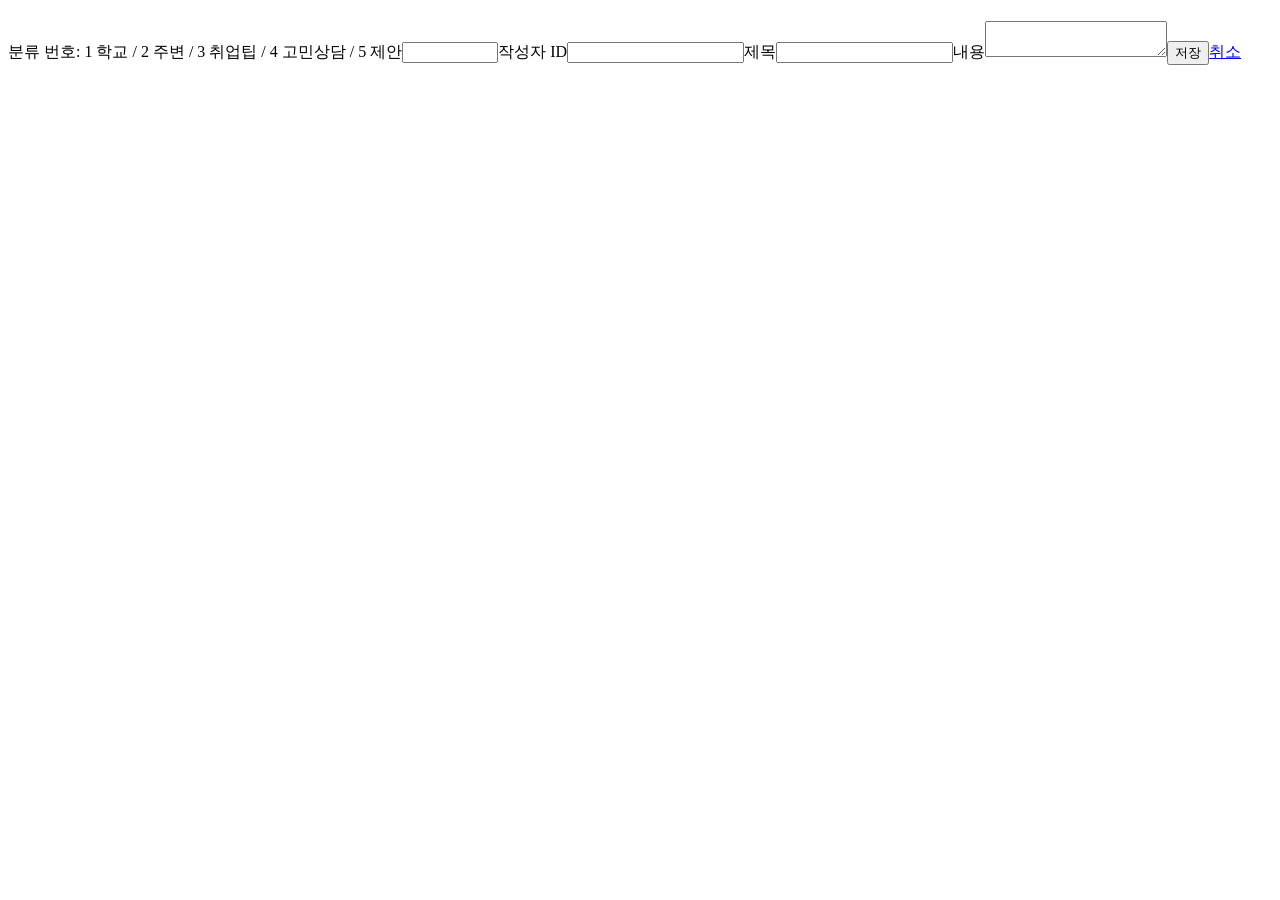
<file: src/main/resources/templates/board/form.html>
<!doctype html><html lang="ko" xmlns:th="http://www.thymeleaf.org"><head><meta charset="UTF-8"><meta name="viewport" content="width=device-width,initial-scale=1"><title>게시글 등록·수정 · 캠퍼스 리마켓</title><link rel="stylesheet" th:href="@{/css/app.css}"></head><body><nav th:replace="~{common/nav :: navigation}"></nav><main><h1 th:text="${editing ? '게시글 수정' : '게시글 등록'}"></h1><form class="box edit-form" method="post" th:object="${dto}" th:action="@{/board/{action}(action=${editing ? 'update' : 'insert'})}"><input type="hidden" th:field="*{postId}"><label>분류 번호: 1 학교 / 2 주변 / 3 취업팁 / 4 고민상담 / 5 제안<input type="number" th:field="*{categoryId}" min="0" step="1" max="99999999"></label><label>작성자 ID<input type="text" th:field="*{writer}" maxlength="50"></label><label>제목<input type="text" th:field="*{title}" maxlength="150"></label><label>내용<textarea th:field="*{content}" maxlength="5000"></textarea></label><button type="submit">저장</button><a href="/board/selectAll">취소</a></form></main></body></html>
</file>
